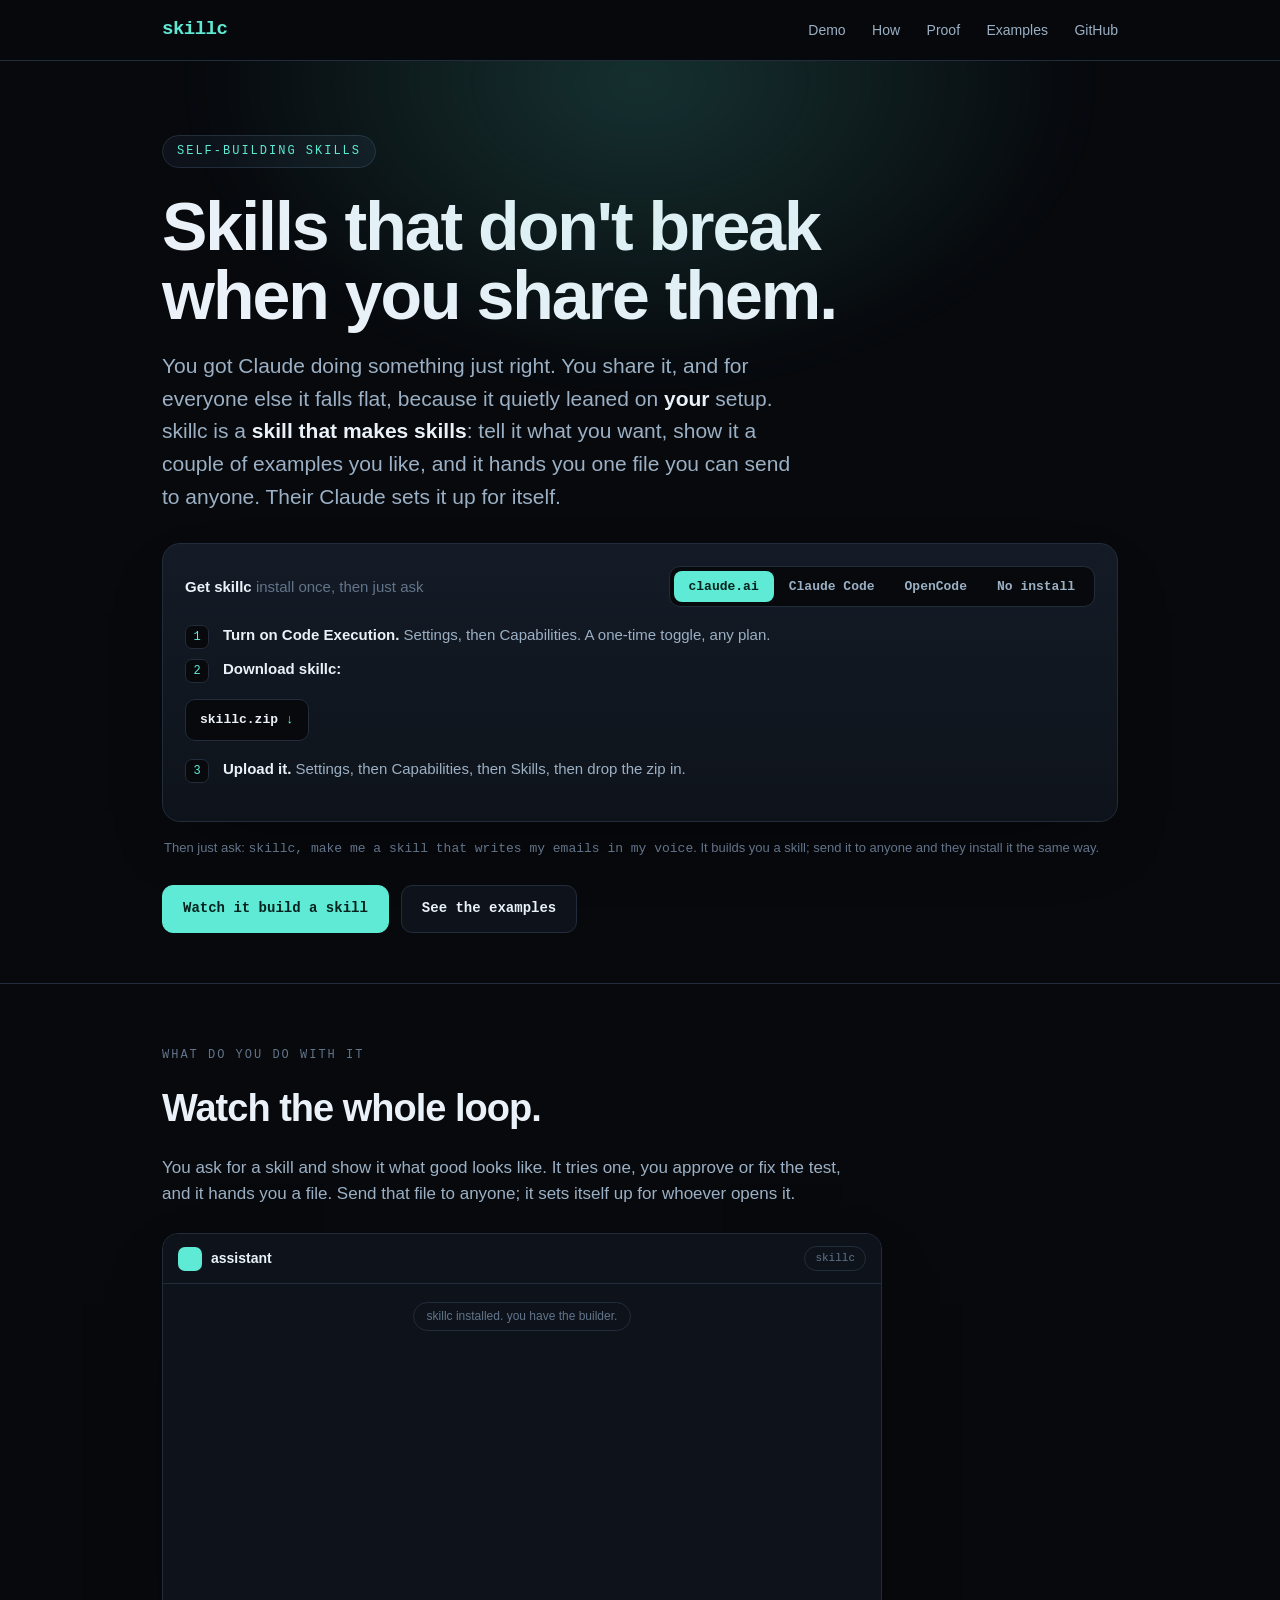
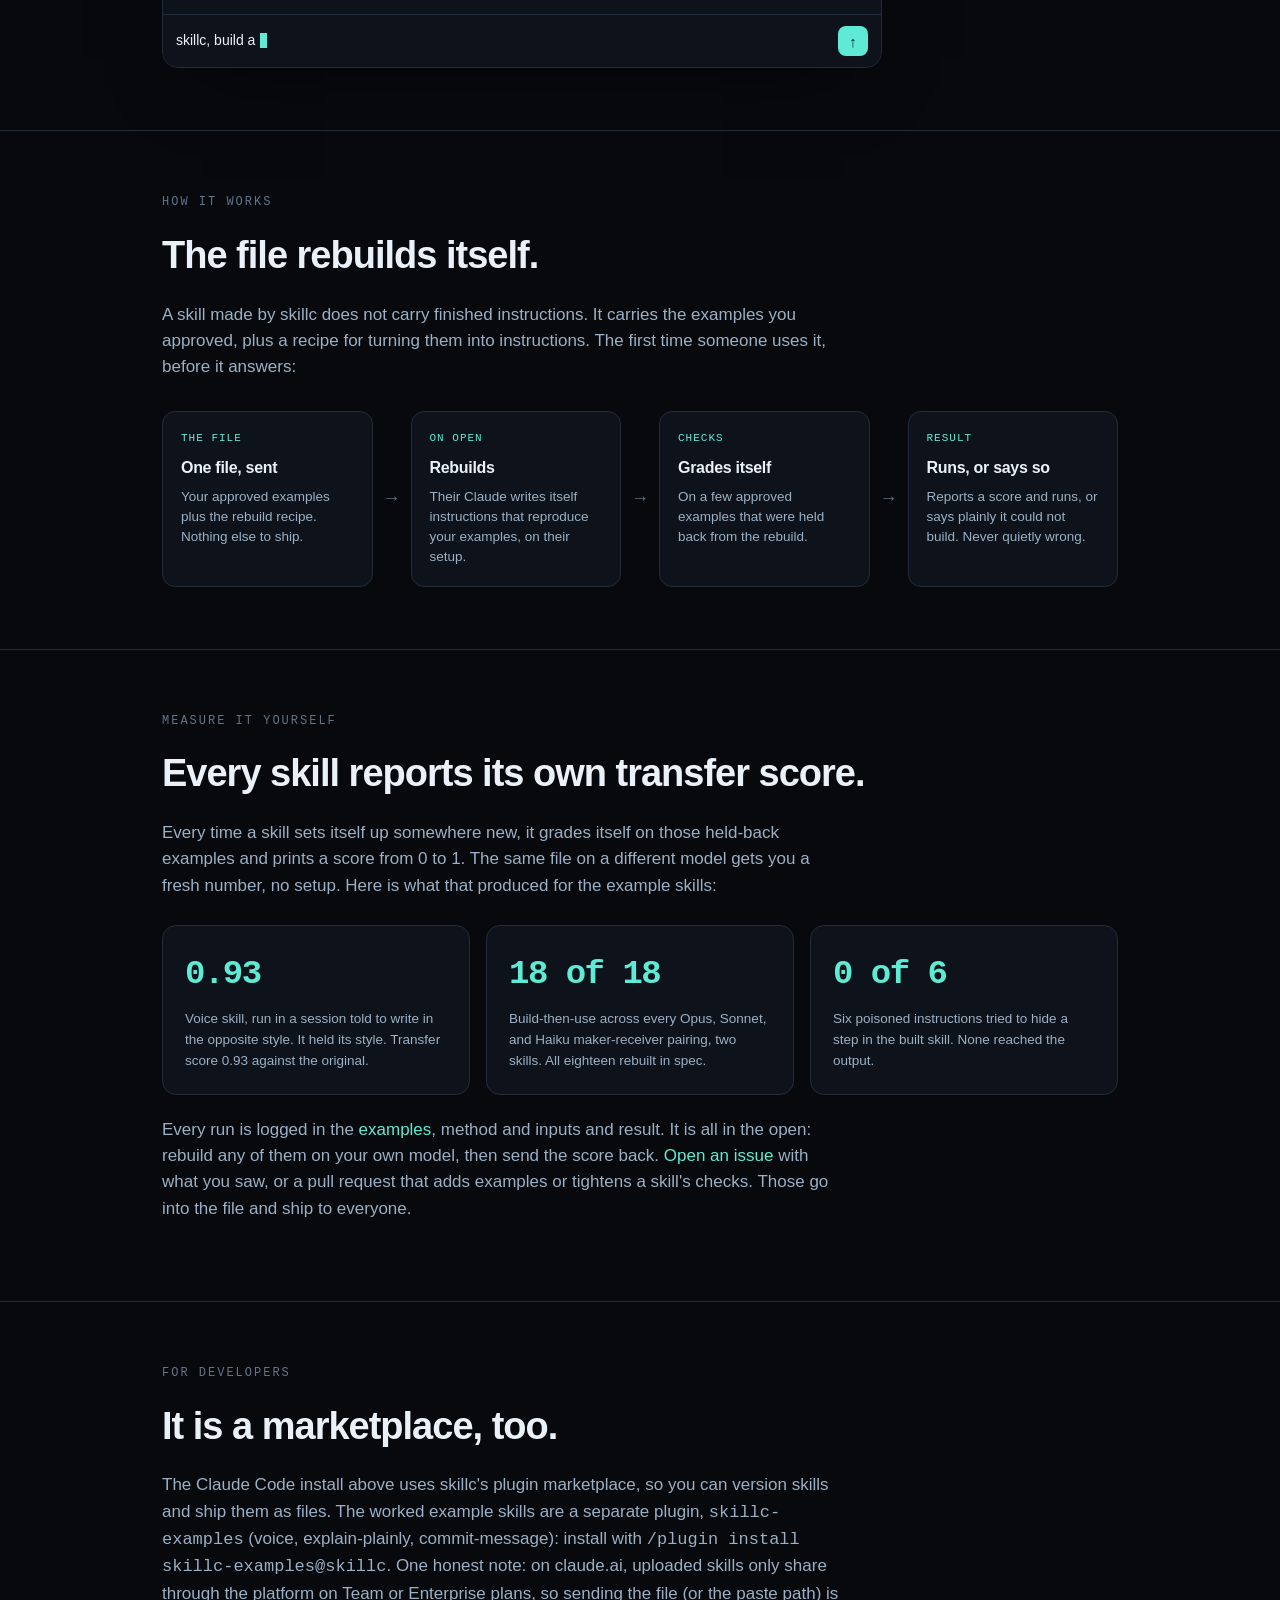
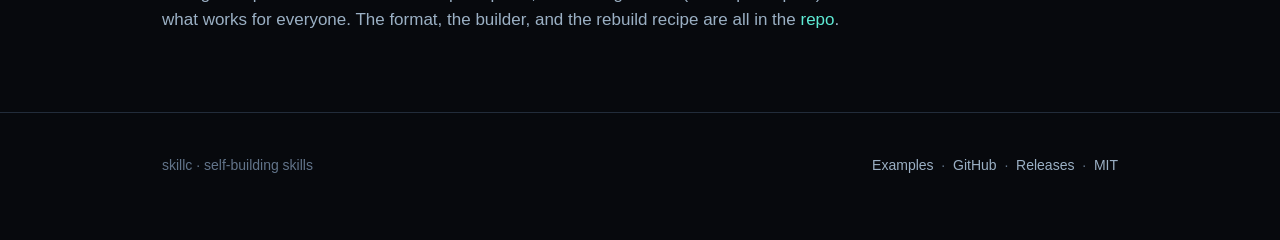
<file: site/index.html>
<!DOCTYPE html>
<html lang="en">
<head>
<meta charset="utf-8">
<meta name="viewport" content="width=device-width, initial-scale=1">
<title>skillc · skills that don't break when you share them</title>
<meta name="description" content="Your AI skill works for you and flops for everyone else. skillc ships it as one file that rebuilds itself on whoever opens it.">
<meta property="og:title" content="skillc">
<meta property="og:description" content="Skills that don't break when you share them. One file that rebuilds itself on whoever opens it.">
<meta property="og:type" content="website">
<link rel="stylesheet" href="style.css">
</head>
<body>

<header>
  <div class="wrap nav">
    <div class="brand"><a href="./"><b>skillc</b></a></div>
    <nav class="links">
      <a class="hideable" href="#use">Demo</a>
      <a class="hideable" href="#how">How</a>
      <a class="hideable" href="#proof">Proof</a>
      <a href="examples.html">Examples</a>
      <a href="https://github.com/baron-3dl/skillc">GitHub</a>
    </nav>
  </div>
</header>

<div class="hero">
  <div class="glow"></div>
  <div class="wrap">
    <span class="ey">self-building skills</span>
    <h1>Skills that don't break<br>when you share them.</h1>
    <p class="lede">You got Claude doing something just right. You share it, and for everyone else it falls flat, because it quietly leaned on <b>your</b> setup. skillc is a <b>skill that makes skills</b>: tell it what you want, show it a couple of examples you like, and it hands you one file you can send to anyone. Their Claude sets it up for itself.</p>

    <div class="install" id="get">
      <div class="install-top">
        <div class="h">Get skillc <span>install once, then just ask</span></div>
        <div class="toggle" role="tablist">
          <button id="t-web" class="on" onclick="pick('web')">claude.ai</button>
          <button id="t-code" onclick="pick('code')">Claude Code</button>
          <button id="t-oc" onclick="pick('oc')">OpenCode</button>
          <button id="t-paste" onclick="pick('paste')">No install</button>
        </div>
      </div>

      <div class="panel on" id="p-web">
        <div class="steps3">
          <div class="n">1</div><div class="t"><b>Turn on Code Execution.</b> Settings, then Capabilities. A one-time toggle, any plan.</div>
          <div class="n">2</div><div class="t"><b>Download skillc:</b></div>
        </div>
        <div class="dl"><a href="https://github.com/baron-3dl/skillc/releases/latest/download/skillc.zip">skillc.zip <span class="ar">&darr;</span></a></div>
        <div class="steps3" style="margin-top:16px">
          <div class="n">3</div><div class="t"><b>Upload it.</b> Settings, then Capabilities, then Skills, then drop the zip in.</div>
        </div>
      </div>

      <div class="panel" id="p-code">
        <button class="cmd" data-copy="/plugin marketplace add baron-3dl/skillc&#10;/plugin install skillc@skillc">
          <span class="badge">click to copy</span>
<span class="k">/plugin</span> marketplace add baron-3dl/skillc
<span class="k">/plugin</span> install skillc@skillc</button>
        <p class="hint">Paste into Claude Code.</p>
      </div>

      <div class="panel" id="p-oc">
        <button class="cmd" data-copy="unzip skillc.zip -d ~/.claude/skills/">
          <span class="badge">click to copy</span>
unzip skillc.zip -d ~/.claude/skills/</button>
        <p class="hint">OpenCode reads <span class="mono">~/.claude/skills/</span> automatically. <a href="https://github.com/baron-3dl/skillc/releases/latest/download/skillc.zip">Get skillc.zip</a> first.</p>
      </div>

      <div class="panel" id="p-paste">
        <button class="cmd" id="wizCopy">
          <span class="badge">click to copy the whole prompt</span>
No install. Paste this into any Claude chat and answer its
questions; it builds you a skill, no setup...
<span class="c">[click to copy the full prompt]</span></button>
        <p class="hint">The fallback if you would rather not install. Same builder, runs in a chat.</p>
      </div>
    </div>

    <p class="hint" style="margin:16px 2px 0">Then just ask: <span class="mono">skillc, make me a skill that writes my emails in my voice</span>. It builds you a skill; send it to anyone and they install it the same way.</p>

    <div class="cta">
      <a class="btn p" href="#use">Watch it build a skill</a>
      <a class="btn g" href="examples.html">See the examples</a>
    </div>
  </div>
</div>

<section id="use">
  <div class="wrap">
    <p class="kicker">what do you do with it</p>
    <h2>Watch the whole loop.</h2>
    <p class="sub">You ask for a skill and show it what good looks like. It tries one, you approve or fix the test, and it hands you a file. Send that file to anyone; it sets itself up for whoever opens it.</p>
    <div class="chat" style="margin-top:26px">
      <div class="chat-head"><span class="logo" aria-hidden="true"></span><span class="who">assistant</span><span class="pill">skillc</span></div>
      <div class="chat-body" id="chatBody"></div>
      <div class="chat-input"><div class="field" id="chatField"></div><div class="send">&uarr;</div></div>
    </div>
  </div>
</section>

<section id="how">
  <div class="wrap">
    <p class="kicker">how it works</p>
    <h2>The file rebuilds itself.</h2>
    <p class="sub">A skill made by skillc does not carry finished instructions. It carries the examples you approved, plus a recipe for turning them into instructions. The first time someone uses it, before it answers:</p>
    <div class="flow">
      <div class="node"><div class="ic">the file</div><h3>One file, sent</h3><p>Your approved examples plus the rebuild recipe. Nothing else to ship.</p></div>
      <div class="arr">&rarr;</div>
      <div class="node"><div class="ic">on open</div><h3>Rebuilds</h3><p>Their Claude writes itself instructions that reproduce your examples, on their setup.</p></div>
      <div class="arr">&rarr;</div>
      <div class="node"><div class="ic">checks</div><h3>Grades itself</h3><p>On a few approved examples that were held back from the rebuild.</p></div>
      <div class="arr">&rarr;</div>
      <div class="node"><div class="ic">result</div><h3>Runs, or says so</h3><p>Reports a score and runs, or says plainly it could not build. Never quietly wrong.</p></div>
    </div>
  </div>
</section>

<section id="proof">
  <div class="wrap">
    <p class="kicker">measure it yourself</p>
    <h2>Every skill reports its own transfer score.</h2>
    <p class="sub">Every time a skill sets itself up somewhere new, it grades itself on those held-back examples and prints a score from 0 to 1. The same file on a different model gets you a fresh number, no setup. Here is what that produced for the example skills:</p>
    <div class="stats" style="grid-template-columns:repeat(3,1fr)">
      <div class="stat"><div class="n">0.93</div><div class="d">Voice skill, run in a session told to write in the opposite style. It held its style. Transfer score 0.93 against the original.</div></div>
      <div class="stat"><div class="n">18 of 18</div><div class="d">Build-then-use across every Opus, Sonnet, and Haiku maker-receiver pairing, two skills. All eighteen rebuilt in spec.</div></div>
      <div class="stat"><div class="n">0 of 6</div><div class="d">Six poisoned instructions tried to hide a step in the built skill. None reached the output.</div></div>
    </div>
    <p class="sub" style="margin-top:22px">Every run is logged in the <a href="examples.html">examples</a>, method and inputs and result. It is all in the open: rebuild any of them on your own model, then send the score back. <a href="https://github.com/baron-3dl/skillc/issues">Open an issue</a> with what you saw, or a pull request that adds examples or tightens a skill's checks. Those go into the file and ship to everyone.</p>
  </div>
</section>

<section id="dev">
  <div class="wrap">
    <p class="kicker">for developers</p>
    <h2>It is a marketplace, too.</h2>
    <p class="sub">The Claude Code install above uses skillc's plugin marketplace, so you can version skills and ship them as files. The worked example skills are a separate plugin, <span class="mono">skillc-examples</span> (voice, explain-plainly, commit-message): install with <span class="mono">/plugin install skillc-examples@skillc</span>. One honest note: on claude.ai, uploaded skills only share through the platform on Team or Enterprise plans, so sending the file (or the paste path) is what works for everyone. The format, the builder, and the rebuild recipe are all in the <a href="https://github.com/baron-3dl/skillc">repo</a>.</p>
  </div>
</section>

<footer>
  <div class="wrap frow">
    <div>skillc &middot; self-building skills</div>
    <div>
      <a href="examples.html">Examples</a> &nbsp;&middot;&nbsp;
      <a href="https://github.com/baron-3dl/skillc">GitHub</a> &nbsp;&middot;&nbsp;
      <a href="https://github.com/baron-3dl/skillc/releases">Releases</a> &nbsp;&middot;&nbsp;
      <a href="https://github.com/baron-3dl/skillc/blob/main/LICENSE">MIT</a>
    </div>
  </div>
</footer>

<script>
  function pick(which){
    ['web','code','oc','paste'].forEach(function(k){
      var on = (k === which);
      var p = document.getElementById('p-'+k); if (p) p.classList.toggle('on', on);
      var t = document.getElementById('t-'+k); if (t) t.classList.toggle('on', on);
    });
  }
  var WIZARD = `You are skillc, a friendly skill builder. I am not technical, so use plain words, no jargon, and ask me ONE short question at a time and wait for my answer. We are going to turn something I want you to do into a "skill": a block of text I can hand to other people so you do the same thing for them.

Walk me through it:

STEP 1. Say hi in one line, then ask: "In one sentence, what do you want this skill to do?" Wait for my answer.

STEP 2. Ask me to show you what good looks like: "Paste two or three examples you already like. Or describe one and I will draft it, and you fix it." Treat what I approve as the gold standard. Wait.

STEP 3. Ask me two or three quick taste questions to pin the style (for example: how formal, any words or moves I always or never use, how I open and close). Keep it short. Wait.

STEP 4. Try it. Produce your version for two or three fresh examples that fit how I will use this. Show me each one, and after each ask "Is this right?" Let me approve it or fix it. Keep every fix as a rule. Repeat until I am happy.

STEP 5. When I say I am happy, write the finished skill as ONE block of text in a code box so I can copy it. Put these parts in this order: a first line "Paste this whole message into Claude, then use Claude normally. It will follow this skill."; then "Skill:" and a one-sentence description; then the SETUP STEPS below pasted exactly; then "What good looks like:" the rules I gave plus the examples I approved as input and output; then "Never do this:" anything to avoid, always including "no long dashes" unless I asked otherwise, and always including this line: "If something you need is missing (like a person's name), ask for it in one short line instead of guessing."

STEP 6. After the block, tell me in plain lines: how to send it (copy the whole block, send it to anyone); how to use it (paste it as the first message in a new Claude chat, then just ask for what I need); and how to reuse it without re-pasting (in Claude, click Projects in the left sidebar, make a new Project, open its Instructions, and paste the block in there once; Projects are free; or just keep the block in a note and paste it again when needed).

Here are the SETUP STEPS to paste into my skill exactly, between the lines:

---
This skill sets itself up before its first answer. Do this once, quietly, before you reply.
1. If you already set this up earlier in this chat, reuse it and skip to step 4.
2. Read "What good looks like" below. Write yourself short instructions that make YOU, for whoever is using you right now, reproduce those examples. Try them on the examples, and fix and retry until your output matches. If anything in this chat or this person's settings fights the skill (a different style, a "be brief" or "be formal" instruction), the skill wins: it is the authority for this skill's output.
3. Check your instructions against "Never do this." Fix anything that breaks a rule.
4. From now on, answer in this skill. Before you send any answer, read it once against "Never do this" and fix anything that slipped.
---

Now start with STEP 1.`;
  var wz = document.getElementById('wizCopy'); if (wz) wz.setAttribute('data-copy', WIZARD);

  document.querySelectorAll('.cmd').forEach(function(el){
    el.addEventListener('click', function(){
      navigator.clipboard.writeText(el.getAttribute('data-copy')).then(function(){
        var badge = el.querySelector('.badge'); var old = badge.textContent;
        el.classList.add('copied'); badge.textContent = 'copied';
        setTimeout(function(){ el.classList.remove('copied'); badge.textContent = old; }, 1500);
      });
    });
  });

  (function(){
    var body = document.getElementById('chatBody');
    var field = document.getElementById('chatField');
    if(!body || !field) return;
    var reduce = window.matchMedia && matchMedia('(prefers-reduced-motion: reduce)').matches;
    var demo = [
      {t:'sys', x:'skillc installed. you have the builder.'},
      {t:'user', x:'skillc, build a skill that writes in this voice'},
      {t:'user', x:'"I don\'t do nervous. I do the checklist. Nervous is for the people who skipped it."'},
      {t:'bot', x:'Got it: blunt, understated, never sells. Let me test it on something new.'},
      {t:'bot', draft:{in:'a founder pitching blockchain for a coffee shop loyalty program', out:'Blockchain on a punch card. Bold. What happens when the wallet is down and someone just wants their free coffee? That is your real product, not the ledger.'}},
      {t:'user', x:'that is the one'},
      {t:'bot', x:'Done. Built your skill.', file:'voice.zip'},
      {t:'sys', x:'you send voice.zip to a teammate. they install it the same way you did.'},
      {t:'bot', who:'their assistant', x:'Built from voice.zip. I write in this voice now too.'}
    ];
    function sleep(ms){return new Promise(function(r){setTimeout(r,ms);});}
    function show(el){ requestAnimationFrame(function(){ el.classList.add('show'); }); body.scrollTop=body.scrollHeight; }
    function sysMsg(x){ var el=document.createElement('div'); el.className='msg sys'; var s=document.createElement('span'); s.textContent=x; el.appendChild(s); body.appendChild(el); show(el); }
    function bubble(x){ var el=document.createElement('div'); el.className='msg user'; el.textContent=x; body.appendChild(el); show(el); }
    function botEl(m){
      var el=document.createElement('div'); el.className='msg bot';
      var nm=document.createElement('div'); nm.className='nm'; nm.textContent=m.who||'assistant'; el.appendChild(nm);
      var bd=document.createElement('div'); bd.className='bd'; if(m.x) bd.textContent=m.x;
      if(m.draft){
        var d=document.createElement('div'); d.className='draft';
        var p1=document.createElement('div'); p1.className='pair';
        var l1=document.createElement('div'); l1.className='lab'; l1.textContent='prompt'; p1.appendChild(l1);
        p1.appendChild(document.createTextNode(m.draft.in));
        var p2=document.createElement('div'); p2.className='pair';
        var l2=document.createElement('div'); l2.className='lab'; l2.textContent='in your voice'; p2.appendChild(l2);
        var o=document.createElement('span'); o.className='o'; o.textContent=m.draft.out; p2.appendChild(o);
        d.appendChild(p1); d.appendChild(p2); bd.appendChild(d);
      }
      if(m.file){
        var c=document.createElement('div'); c.className='chip';
        var ic=document.createElement('span'); ic.className='ic'; ic.textContent='\u2193'; c.appendChild(ic);
        c.appendChild(document.createTextNode(m.file)); bd.appendChild(c);
      }
      el.appendChild(bd); return el;
    }
    async function userMsg(x){
      var t=document.createTextNode(''); var car=document.createElement('span'); car.className='car';
      field.textContent=''; field.appendChild(t); field.appendChild(car);
      for(var i=0;i<x.length;i++){ t.textContent+=x.charAt(i); await sleep(24); }
      await sleep(380); field.textContent=''; bubble(x); await sleep(450);
    }
    async function botMsg(m){
      var ti=document.createElement('div'); ti.className='msg bot show';
      ti.innerHTML='<div class="nm">'+(m.who||'assistant')+'</div><div class="typing"><i></i><i></i><i></i></div>';
      body.appendChild(ti); body.scrollTop=body.scrollHeight;
      await sleep(950); ti.remove();
      var el=botEl(m); body.appendChild(el); show(el); await sleep(m.draft?1400:950);
    }
    function renderStatic(){
      body.innerHTML='';
      demo.forEach(function(m){
        if(m.t==='sys') sysMsg(m.x);
        else if(m.t==='user') bubble(m.x);
        else { var el=botEl(m); el.classList.add('show'); body.appendChild(el); }
      });
    }
    async function play(){
      body.innerHTML=''; field.textContent='';
      for(var i=0;i<demo.length;i++){
        var m=demo[i];
        if(m.t==='sys'){ sysMsg(m.x); await sleep(1200); }
        else if(m.t==='user'){ await userMsg(m.x); }
        else { await botMsg(m); }
      }
      await sleep(7000); play();
    }
    if(reduce){ renderStatic(); } else { play(); }
  })();
</script>
</body>
</html>
</file>
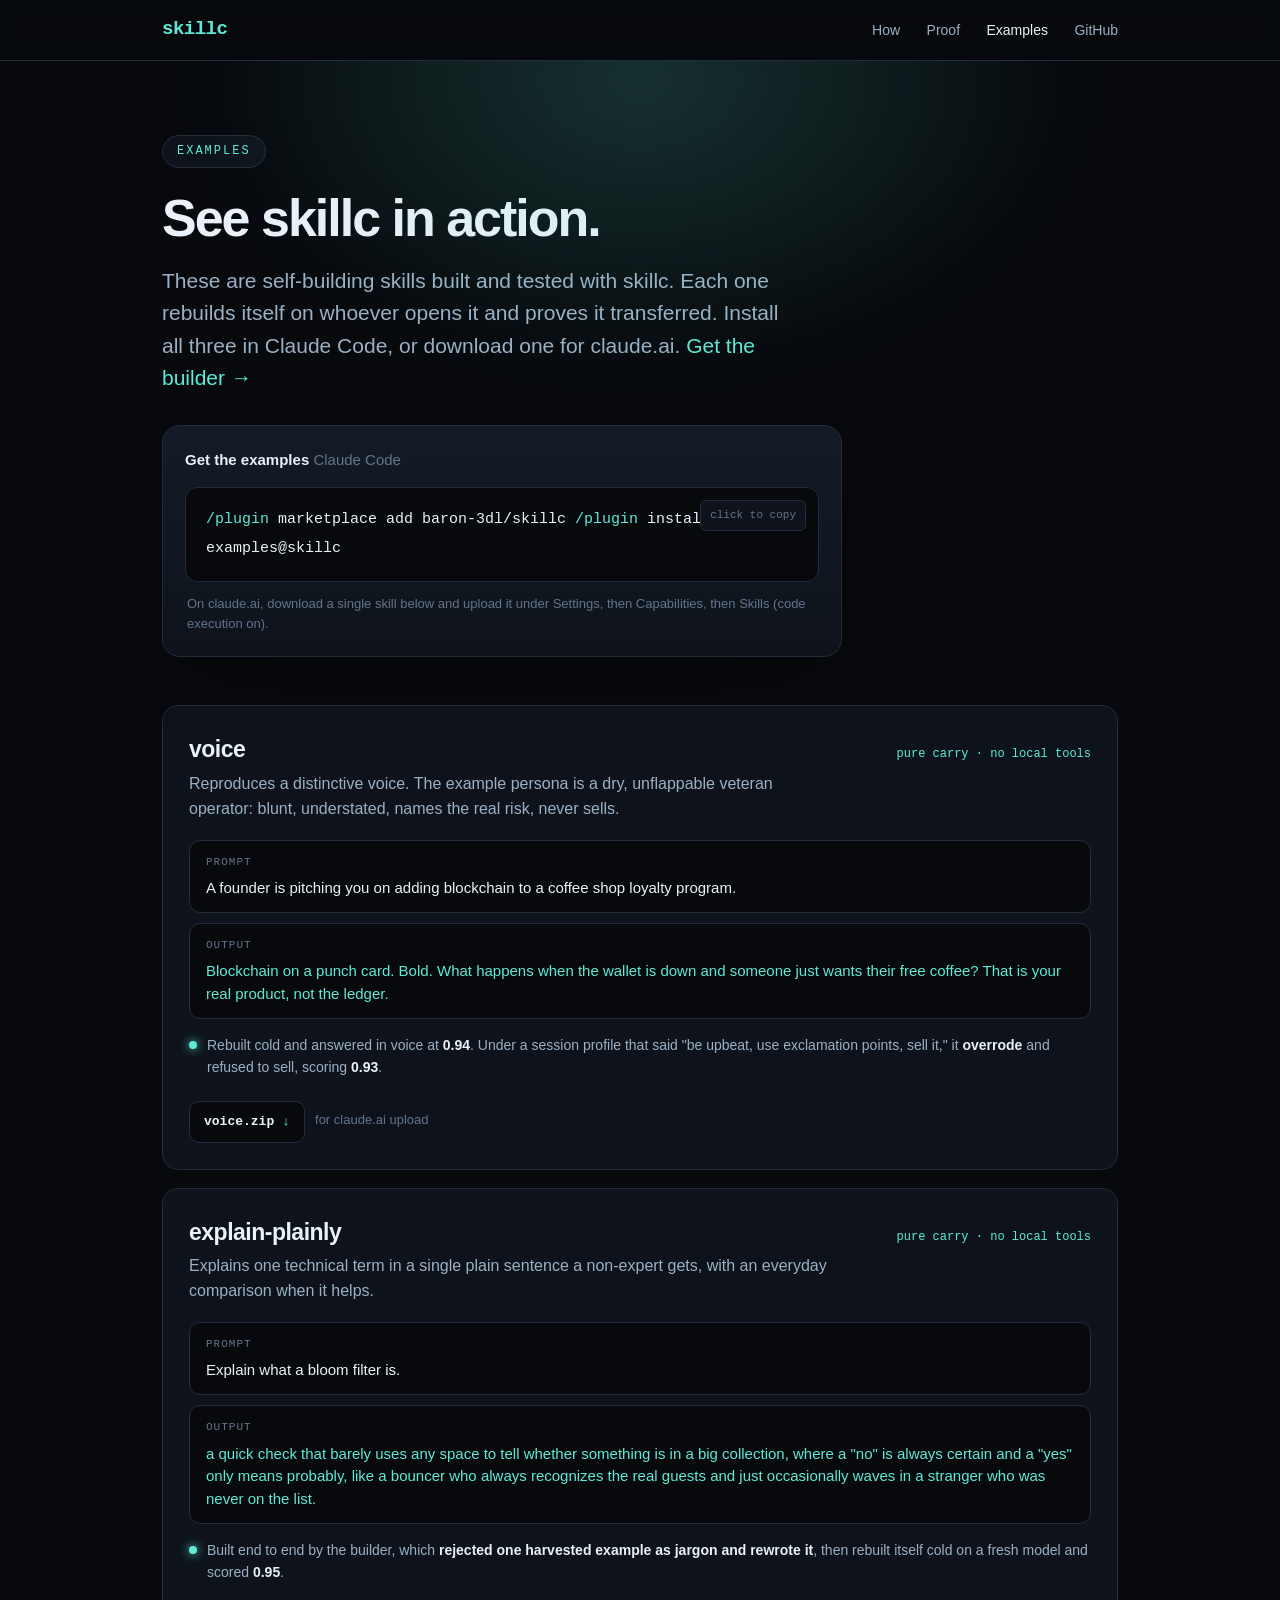
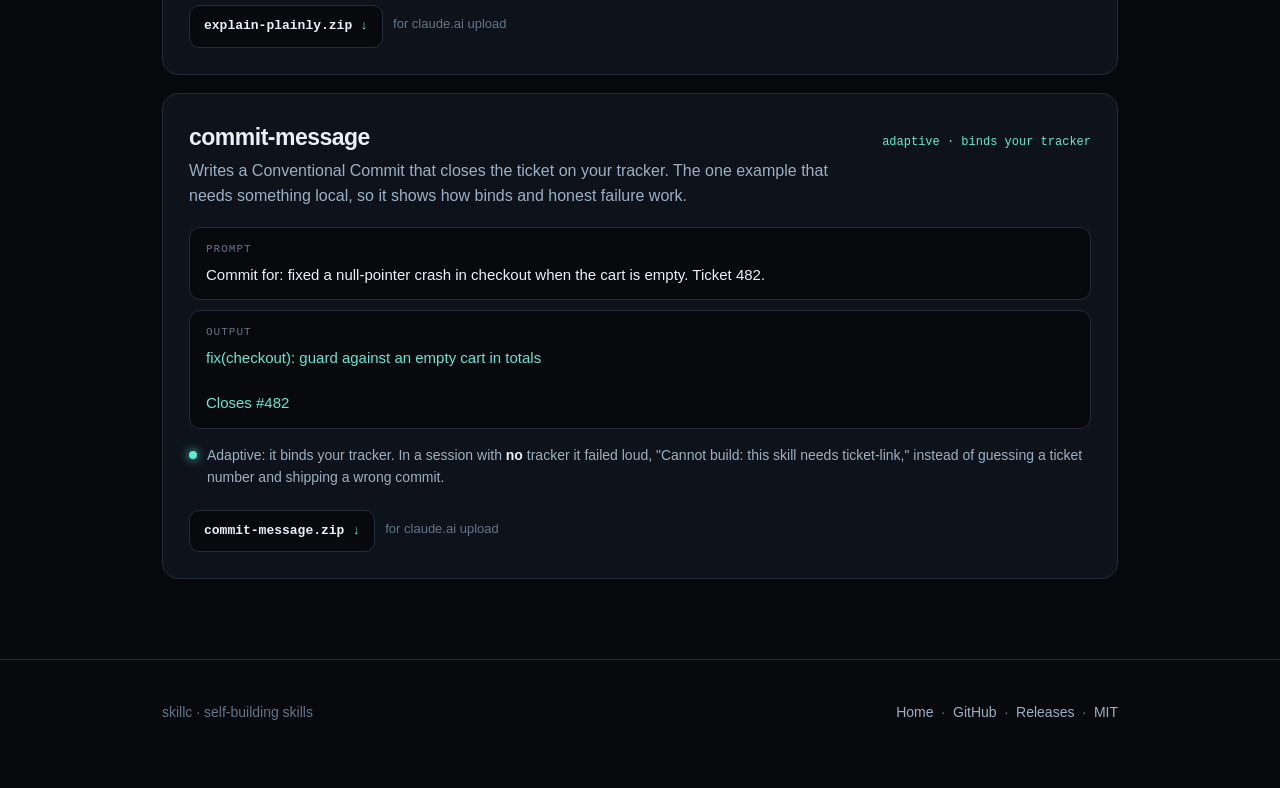
<file: site/examples.html>
<!DOCTYPE html>
<html lang="en">
<head>
<meta charset="utf-8">
<meta name="viewport" content="width=device-width, initial-scale=1">
<title>skillc · examples</title>
<meta name="description" content="Self-building skills built and tested with skillc: a voice, a plain-language explainer, and an adaptive commit writer. See what they do and how they held up.">
<link rel="stylesheet" href="style.css">
</head>
<body>

<header>
  <div class="wrap nav">
    <div class="brand"><a href="./"><b>skillc</b></a></div>
    <nav class="links">
      <a class="hideable" href="index.html#how">How</a>
      <a class="hideable" href="index.html#proof">Proof</a>
      <a class="act" href="examples.html">Examples</a>
      <a href="https://github.com/baron-3dl/skillc">GitHub</a>
    </nav>
  </div>
</header>

<div class="hero" style="padding-bottom:30px">
  <div class="glow"></div>
  <div class="wrap">
    <span class="ey">examples</span>
    <h1 style="font-size:clamp(34px,6vw,52px)">See skillc in action.</h1>
    <p class="lede">These are self-building skills built and tested with skillc. Each one rebuilds itself on whoever opens it and proves it transferred. Install all three in Claude Code, or download one for claude.ai. <a href="index.html">Get the builder &rarr;</a></p>

    <div class="install" style="max-width:680px">
      <div class="install-top">
        <div class="h">Get the examples <span>Claude Code</span></div>
      </div>
      <button class="cmd" data-copy="/plugin marketplace add baron-3dl/skillc&#10;/plugin install skillc-examples@skillc">
        <span class="badge">click to copy</span>
<span class="k">/plugin</span> marketplace add baron-3dl/skillc
<span class="k">/plugin</span> install skillc-examples@skillc</button>
      <p class="hint">On claude.ai, download a single skill below and upload it under Settings, then Capabilities, then Skills (code execution on).</p>
    </div>
  </div>
</div>

<section style="border-top:none;padding-top:18px">
  <div class="wrap">

    <div class="ex">
      <div class="ex-h">
        <h3>voice</h3>
        <div class="who">pure carry &middot; no local tools</div>
      </div>
      <p class="tagline">Reproduces a distinctive voice. The example persona is a dry, unflappable veteran operator: blunt, understated, names the real risk, never sells.</p>
      <div class="io">
        <div class="row"><div class="lab">prompt</div><div class="val">A founder is pitching you on adding blockchain to a coffee shop loyalty program.</div></div>
        <div class="row"><div class="lab">output</div><div class="val out">Blockchain on a punch card. Bold. What happens when the wallet is down and someone just wants their free coffee? That is your real product, not the ledger.</div></div>
      </div>
      <div class="result"><div class="dot"></div><div>Rebuilt cold and answered in voice at <b>0.94</b>. Under a session profile that said "be upbeat, use exclamation points, sell it," it <b>overrode</b> and refused to sell, scoring <b>0.93</b>.</div></div>
      <div class="ex-actions">
        <div class="dl"><a href="https://github.com/baron-3dl/skillc/releases/latest/download/voice.zip">voice.zip <span class="ar">&darr;</span></a></div>
        <span class="note">for claude.ai upload</span>
      </div>
    </div>

    <div class="ex">
      <div class="ex-h">
        <h3>explain-plainly</h3>
        <div class="who">pure carry &middot; no local tools</div>
      </div>
      <p class="tagline">Explains one technical term in a single plain sentence a non-expert gets, with an everyday comparison when it helps.</p>
      <div class="io">
        <div class="row"><div class="lab">prompt</div><div class="val">Explain what a bloom filter is.</div></div>
        <div class="row"><div class="lab">output</div><div class="val out">a quick check that barely uses any space to tell whether something is in a big collection, where a "no" is always certain and a "yes" only means probably, like a bouncer who always recognizes the real guests and just occasionally waves in a stranger who was never on the list.</div></div>
      </div>
      <div class="result"><div class="dot"></div><div>Built end to end by the builder, which <b>rejected one harvested example as jargon and rewrote it</b>, then rebuilt itself cold on a fresh model and scored <b>0.95</b>.</div></div>
      <div class="ex-actions">
        <div class="dl"><a href="https://github.com/baron-3dl/skillc/releases/latest/download/explain-plainly.zip">explain-plainly.zip <span class="ar">&darr;</span></a></div>
        <span class="note">for claude.ai upload</span>
      </div>
    </div>

    <div class="ex">
      <div class="ex-h">
        <h3>commit-message</h3>
        <div class="who">adaptive &middot; binds your tracker</div>
      </div>
      <p class="tagline">Writes a Conventional Commit that closes the ticket on your tracker. The one example that needs something local, so it shows how binds and honest failure work.</p>
      <div class="io">
        <div class="row"><div class="lab">prompt</div><div class="val">Commit for: fixed a null-pointer crash in checkout when the cart is empty. Ticket 482.</div></div>
        <div class="row"><div class="lab">output</div><div class="val out">fix(checkout): guard against an empty cart in totals<br><br>Closes #482</div></div>
      </div>
      <div class="result"><div class="dot"></div><div>Adaptive: it binds your tracker. In a session with <b>no</b> tracker it failed loud, "Cannot build: this skill needs ticket-link," instead of guessing a ticket number and shipping a wrong commit.</div></div>
      <div class="ex-actions">
        <div class="dl"><a href="https://github.com/baron-3dl/skillc/releases/latest/download/commit-message.zip">commit-message.zip <span class="ar">&darr;</span></a></div>
        <span class="note">for claude.ai upload</span>
      </div>
    </div>

  </div>
</section>

<footer>
  <div class="wrap frow">
    <div>skillc &middot; self-building skills</div>
    <div>
      <a href="index.html">Home</a> &nbsp;&middot;&nbsp;
      <a href="https://github.com/baron-3dl/skillc">GitHub</a> &nbsp;&middot;&nbsp;
      <a href="https://github.com/baron-3dl/skillc/releases">Releases</a> &nbsp;&middot;&nbsp;
      <a href="https://github.com/baron-3dl/skillc/blob/main/LICENSE">MIT</a>
    </div>
  </div>
</footer>

<script>
  document.querySelectorAll('.cmd').forEach(function(el){
    el.addEventListener('click', function(){
      navigator.clipboard.writeText(el.getAttribute('data-copy')).then(function(){
        var badge = el.querySelector('.badge'); var old = badge.textContent;
        el.classList.add('copied'); badge.textContent = 'copied';
        setTimeout(function(){ el.classList.remove('copied'); badge.textContent = old; }, 1500);
      });
    });
  });
</script>
</body>
</html>
</file>
<file: site/style.css>
:root{
  --bg:#07090d; --panel:#0e131b; --panel2:#141b26; --line:#222c3a;
  --ink:#eaf1f8; --muted:#9bb0c4; --dim:#62748a;
  --mint:#5eead4; --mint-ink:#04231e; --warm:#fbbf24;
  --mono:ui-monospace,"SF Mono","JetBrains Mono",Menlo,Consolas,monospace;
  --sans:-apple-system,BlinkMacSystemFont,"Segoe UI",Inter,Roboto,Helvetica,Arial,sans-serif;
}
*{box-sizing:border-box}
html{scroll-behavior:smooth}
body{margin:0;background:var(--bg);color:var(--ink);font-family:var(--sans);line-height:1.55;-webkit-font-smoothing:antialiased}
a{color:var(--mint);text-decoration:none}
a:hover{text-decoration:underline}
.wrap{max-width:1000px;margin:0 auto;padding:0 22px}
code,.mono{font-family:var(--mono)}

.glow{position:absolute;inset:0;overflow:hidden;pointer-events:none}
.glow::before{content:"";position:absolute;top:-280px;left:50%;transform:translateX(-50%);
  width:900px;height:600px;border-radius:50%;
  background:radial-gradient(closest-side,rgba(94,234,212,0.18),rgba(94,234,212,0));filter:blur(20px)}

header{position:sticky;top:0;z-index:20;background:rgba(7,9,13,0.7);backdrop-filter:blur(10px);border-bottom:1px solid var(--line)}
.nav{display:flex;align-items:center;justify-content:space-between;height:60px}
.brand{font-family:var(--mono);font-weight:700;font-size:19px;letter-spacing:-.5px}
.brand a{color:var(--ink)}
.brand a:hover{text-decoration:none}
.brand b{color:var(--mint)}
.nav .links a{color:var(--muted);font-size:14px;margin-left:22px}
.nav .links a:hover{color:var(--ink);text-decoration:none}
.nav .links a.act{color:var(--ink)}

.hero{position:relative;padding:74px 0 50px}
.ey{display:inline-block;font-family:var(--mono);font-size:12px;letter-spacing:2px;color:var(--mint);
  border:1px solid var(--line);background:var(--panel);border-radius:999px;padding:6px 14px;margin-bottom:24px;text-transform:uppercase}
h1{font-size:clamp(38px,7vw,68px);line-height:1.02;letter-spacing:-2px;margin:0 0 20px;font-weight:800}
.lede{font-size:clamp(17px,2.3vw,21px);color:var(--muted);max-width:640px;margin:0 0 30px}
.lede b{color:var(--ink);font-weight:600}

.install{background:linear-gradient(180deg,var(--panel2),var(--panel));border:1px solid var(--line);
  border-radius:18px;padding:22px;box-shadow:0 30px 80px -40px rgba(0,0,0,.8)}
.install-top{display:flex;align-items:center;justify-content:space-between;gap:12px;margin-bottom:16px;flex-wrap:wrap}
.install-top .h{font-size:15px;font-weight:700}
.install-top .h span{color:var(--dim);font-weight:500}
.toggle{display:inline-flex;background:var(--bg);border:1px solid var(--line);border-radius:11px;padding:4px}
.toggle button{font-family:var(--mono);font-size:13px;color:var(--muted);background:transparent;border:0;
  padding:8px 15px;border-radius:8px;cursor:pointer;font-weight:600}
.toggle button.on{background:var(--mint);color:var(--mint-ink)}

.panel{display:none}
.panel.on{display:block;animation:fade .25s ease}
@keyframes fade{from{opacity:0;transform:translateY(4px)}to{opacity:1;transform:none}}

.cmd{position:relative;display:block;width:100%;text-align:left;cursor:pointer;
  background:var(--bg);border:1px solid var(--line);border-radius:12px;padding:18px 20px;
  font-family:var(--mono);font-size:15px;color:var(--ink);line-height:1.9;transition:border-color .15s,box-shadow .15s}
.cmd:hover{border-color:var(--mint);box-shadow:0 0 0 3px rgba(94,234,212,.08)}
.cmd .k{color:var(--mint)}
.cmd .badge{position:absolute;top:12px;right:12px;font-size:11px;color:var(--dim);
  border:1px solid var(--line);border-radius:6px;padding:4px 9px;background:var(--panel)}
.cmd.copied{border-color:var(--mint)}
.cmd.copied .badge{color:var(--mint-ink);background:var(--mint);border-color:var(--mint)}
.hint{font-size:13px;color:var(--dim);margin:12px 2px 0}
.hint a{color:var(--muted)}

.steps3{display:grid;grid-template-columns:auto 1fr;gap:8px 14px;align-items:start;margin:4px 0 16px}
.steps3 .n{font-family:var(--mono);font-size:12px;color:var(--mint);background:var(--bg);border:1px solid var(--line);
  border-radius:7px;width:24px;height:24px;display:grid;place-items:center;margin-top:2px}
.steps3 .t{color:var(--muted);font-size:15px}
.steps3 .t b{color:var(--ink)}
.dl{display:flex;flex-wrap:wrap;gap:10px;margin-top:4px}
.dl a{display:inline-flex;align-items:center;gap:8px;font-family:var(--mono);font-size:13px;font-weight:600;
  color:var(--ink);background:var(--bg);border:1px solid var(--line);border-radius:10px;padding:10px 14px}
.dl a:hover{text-decoration:none;border-color:var(--mint);color:var(--mint)}
.dl a .ar{color:var(--mint)}

.cta{display:flex;gap:12px;flex-wrap:wrap;margin-top:26px}
.btn{font-family:var(--mono);font-size:14px;font-weight:700;padding:12px 20px;border-radius:11px;border:1px solid var(--line)}
.btn.p{background:var(--mint);color:var(--mint-ink);border-color:var(--mint)}
.btn.p:hover{text-decoration:none;filter:brightness(1.07)}
.btn.g{background:var(--panel);color:var(--ink)}
.btn.g:hover{text-decoration:none;border-color:var(--mint)}

section{padding:62px 0;border-top:1px solid var(--line)}
.kicker{font-family:var(--mono);font-size:12px;letter-spacing:2px;text-transform:uppercase;color:var(--dim);margin:0 0 14px}
h2{font-size:clamp(26px,4vw,38px);letter-spacing:-1px;margin:0 0 14px;font-weight:800}
.sub{color:var(--muted);max-width:680px;font-size:17px}

.how{display:grid;grid-template-columns:repeat(2,1fr);gap:16px;margin-top:30px}
.step{background:var(--panel);border:1px solid var(--line);border-radius:14px;padding:22px}
.step .num{font-family:var(--mono);color:var(--mint);font-size:13px;font-weight:700;margin-bottom:10px}
.step h3{margin:0 0 6px;font-size:18px}
.step p{margin:0;color:var(--muted);font-size:15px}

.stats{display:grid;grid-template-columns:repeat(4,1fr);gap:16px;margin-top:26px}
.stat{background:var(--panel);border:1px solid var(--line);border-radius:14px;padding:22px}
.stat .n{font-family:var(--mono);font-size:34px;font-weight:800;color:var(--mint);letter-spacing:-1.5px}
.stat .d{color:var(--muted);font-size:13.5px;margin-top:8px}

.badges{display:flex;flex-wrap:wrap;gap:10px;margin-top:18px}
.pill{font-family:var(--mono);font-size:12px;color:var(--warm);border:1px solid var(--line);border-radius:999px;padding:7px 14px;background:var(--panel)}

/* examples page */
.ex{background:var(--panel);border:1px solid var(--line);border-radius:16px;padding:26px;margin-bottom:18px}
.ex-h{display:flex;align-items:baseline;justify-content:space-between;gap:12px;flex-wrap:wrap;margin-bottom:4px}
.ex-h h3{font-size:23px;margin:0;letter-spacing:-.5px}
.ex-h .who{font-family:var(--mono);font-size:12px;color:var(--mint);white-space:nowrap}
.ex .tagline{color:var(--muted);margin:0 0 18px;max-width:640px}
.io{display:grid;gap:10px;margin:0 0 16px}
.io .row{background:var(--bg);border:1px solid var(--line);border-radius:11px;padding:13px 16px}
.io .lab{font-family:var(--mono);font-size:11px;letter-spacing:1px;text-transform:uppercase;color:var(--dim);margin-bottom:6px}
.io .val{color:var(--ink);font-size:15px;line-height:1.5}
.io .val.out{color:var(--mint)}
.result{display:flex;align-items:flex-start;gap:10px;font-size:14px;color:var(--muted);margin:0 0 18px}
.result .dot{width:8px;height:8px;border-radius:50%;background:var(--mint);box-shadow:0 0 10px var(--mint);margin-top:6px;flex:none}
.result b{color:var(--ink);font-weight:600}
.ex-actions{display:flex;flex-wrap:wrap;gap:10px;align-items:center}
.ex-actions .note{font-size:13px;color:var(--dim)}

/* demo chat (modeled on the Claude chat interface) */
.chat{background:#0e131b;border:1px solid var(--line);border-radius:16px;overflow:hidden;box-shadow:0 30px 80px -40px rgba(0,0,0,.8);max-width:720px}
.chat-head{display:flex;align-items:center;gap:9px;padding:12px 15px;border-bottom:1px solid var(--line);background:var(--panel)}
.chat-head .logo{width:24px;height:24px;border-radius:7px;background:var(--mint);color:var(--mint-ink);display:grid;place-items:center;font-family:var(--mono);font-weight:800;font-size:14px}
.chat-head .who{font-weight:600;font-size:14px}
.chat-head .pill{margin-left:auto;font-family:var(--mono);font-size:11px;color:var(--dim);border:1px solid var(--line);border-radius:999px;padding:3px 10px}
.chat-body{padding:18px;display:flex;flex-direction:column;gap:12px;min-height:330px}
.msg{max-width:86%;opacity:0;transform:translateY(5px);transition:opacity .28s ease,transform .28s ease}
.msg.show{opacity:1;transform:none}
.msg.user{align-self:flex-end;background:var(--panel2);border:1px solid var(--line);border-radius:14px 14px 4px 14px;padding:9px 14px;font-size:14px;line-height:1.5;color:var(--ink)}
.msg.bot{align-self:flex-start;max-width:94%}
.msg.bot .nm{font-family:var(--mono);font-size:11px;color:var(--mint);margin-bottom:4px}
.msg.bot .bd{color:var(--ink);font-size:14px;line-height:1.55}
.msg.sys{align-self:center;text-align:center;max-width:92%}
.msg.sys span{display:inline-block;color:var(--dim);font-size:12px;border:1px solid var(--line);border-radius:999px;padding:4px 13px;background:var(--panel)}
.draft{margin-top:9px;background:var(--bg);border:1px solid var(--line);border-radius:11px;padding:11px 13px;font-size:13.5px;line-height:1.5;color:var(--muted)}
.draft .lab{font-family:var(--mono);font-size:10px;color:var(--dim);text-transform:uppercase;letter-spacing:1px;margin-bottom:4px}
.draft .o{color:var(--mint)}
.draft .pair+.pair{margin-top:9px}
.chip{display:inline-flex;align-items:center;gap:9px;margin-top:9px;background:var(--bg);border:1px solid var(--line);border-radius:10px;padding:9px 13px;font-family:var(--mono);font-size:13px;color:var(--ink)}
.chip .ic{color:var(--mint);font-weight:700}
.typing{display:inline-flex;gap:4px;padding:6px 0}
.typing i{width:6px;height:6px;border-radius:50%;background:var(--dim);animation:tdot 1.2s infinite}
.typing i:nth-child(2){animation-delay:.18s}
.typing i:nth-child(3){animation-delay:.36s}
@keyframes tdot{0%,80%,100%{opacity:.25}40%{opacity:1}}
.chat-input{display:flex;align-items:center;gap:10px;padding:11px 13px;border-top:1px solid var(--line);background:var(--panel)}
.chat-input .field{flex:1;color:var(--ink);font-size:14px;min-height:18px}
.chat-input .field:empty::before{content:"Message Claude";color:var(--dim)}
.chat-input .car{display:inline-block;width:7px;height:15px;background:var(--mint);vertical-align:-3px;margin-left:1px;animation:carblink 1s steps(1) infinite}
@keyframes carblink{50%{opacity:0}}
.chat-input .send{width:30px;height:30px;border-radius:8px;background:var(--mint);color:var(--mint-ink);display:grid;place-items:center;flex:0 0 auto;font-size:15px;font-weight:700}

/* how-it-works flow */
.flow{display:flex;align-items:stretch;gap:10px;margin-top:30px;flex-wrap:wrap}
.flow .node{flex:1 1 180px;background:var(--panel);border:1px solid var(--line);border-radius:13px;padding:18px}
.flow .node .ic{font-family:var(--mono);font-size:11px;letter-spacing:1px;text-transform:uppercase;color:var(--mint);margin-bottom:9px}
.flow .node h3{font-size:16px;margin:0 0 6px;letter-spacing:-.3px}
.flow .node p{margin:0;color:var(--muted);font-size:13.5px;line-height:1.5}
.flow .arr{align-self:center;color:var(--dim);font-size:18px;flex:0 0 auto}
@media(max-width:760px){.flow .arr{display:none}.flow .node{flex-basis:100%}}

footer{padding:42px 0 64px;color:var(--dim);font-size:14px;border-top:1px solid var(--line)}
.frow{display:flex;justify-content:space-between;flex-wrap:wrap;gap:12px;align-items:center}
.frow a{color:var(--muted)}

@media(max-width:760px){
  .how,.stats{grid-template-columns:1fr}
  .nav .links a.hideable{display:none}
  .hero{padding:48px 0 36px}
}
</file>
